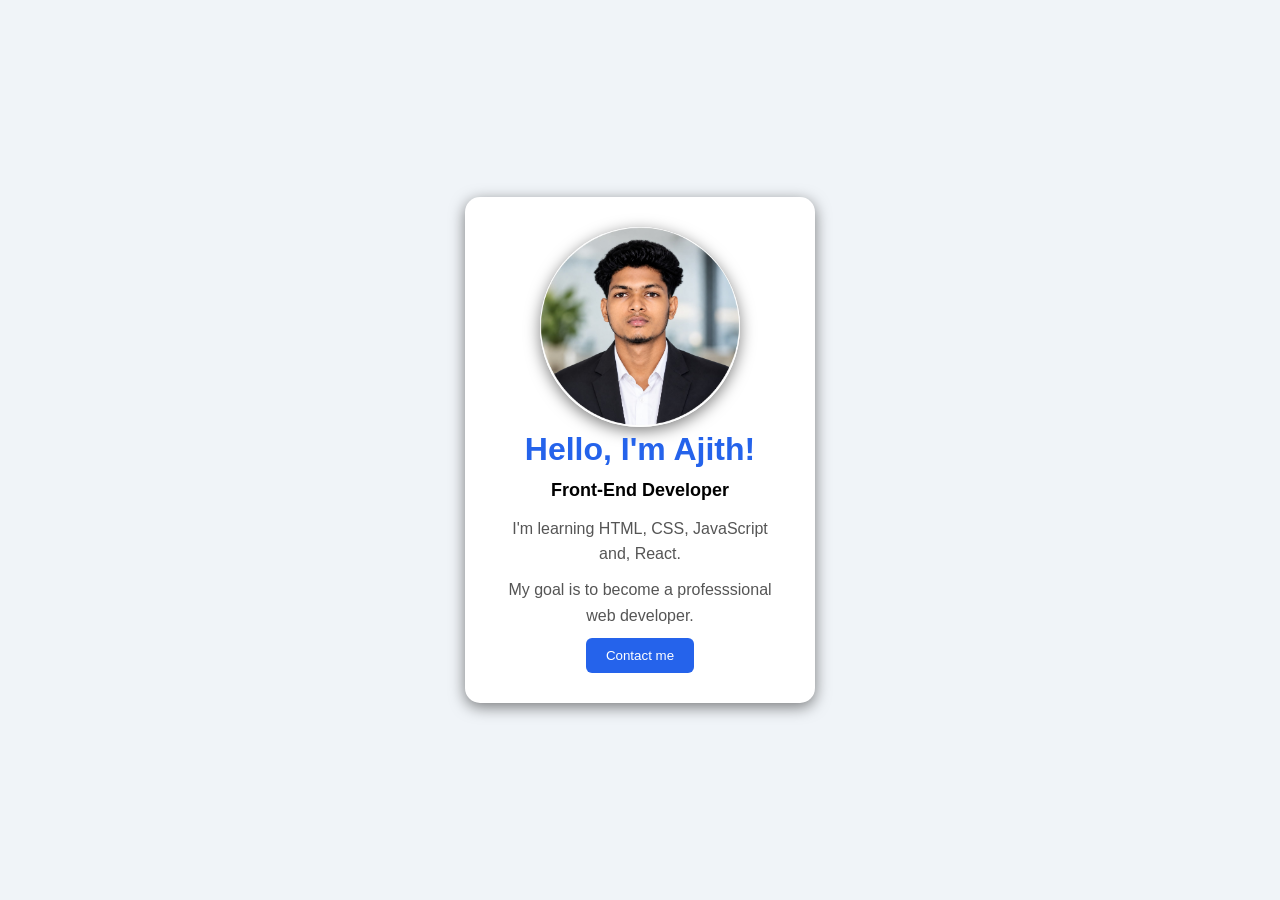
<file: 01 Personal Profile/index.html>
<!DOCTYPE html>
<html lang="en">
<head>
    <meta charset="UTF-8">
    <meta name="viewport" content="width=device-width, initial-scale=1.0">
    <title>Personal Profile</title>
    <link rel="stylesheet" href="style.css">
</head>
<body>
    <div class="profile-card">

        <img src="Profile.jpg" alt="">

        <h1>Hello, I'm Ajith!</h1>
        <h2>Front-End Developer</h2>
        <p>I'm learning HTML, CSS, JavaScript and, React.</p>
        <p>My goal is to become a professsional web developer.</p>
        <button>Contact me</button>
    </div>
</body>
</html>
</file>
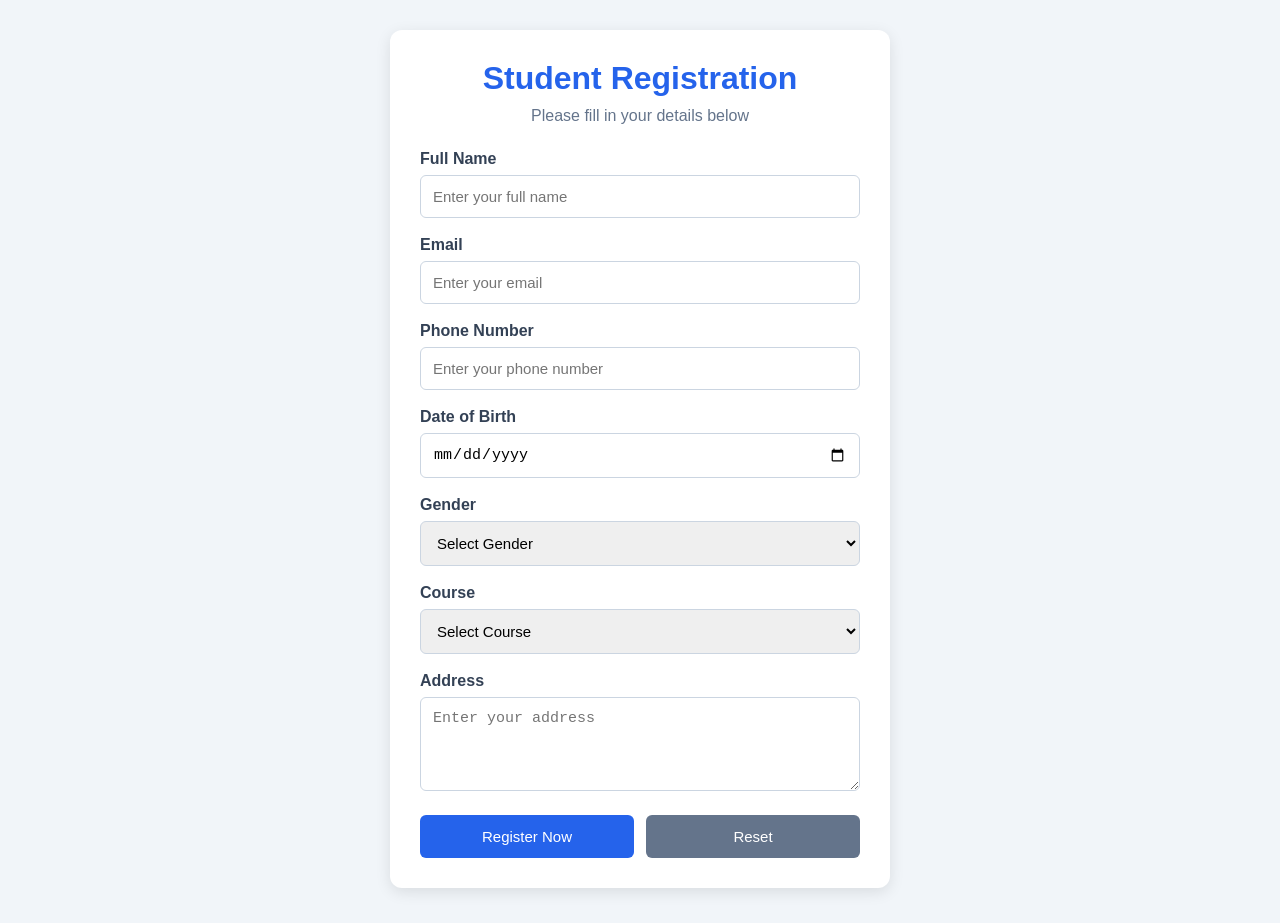
<file: 02 Student Registration Form/index.html>
<!DOCTYPE html>
<html lang="en">
<head>
    <meta charset="UTF-8">
    <meta name="viewport" content="width=
    , initial-scale=1.0">
    <title>Student Registration Form</title>
    <link rel="stylesheet" href="style.css">
</head>
<body>
    <div class="container">

        <h1>Student Registration</h1>
        <p class="subtitle">Please fill in your details below</p>

        <form action="">
            <div class="form-group">
                <label for="">Full Name</label>
                <input type="text" placeholder="Enter your full name" required>
            </div>
            <div class="form-group">
                <label for="">Email</label>
                <input type="email" placeholder="Enter your email" required>
            </div>
            <div class="form-group">
                <label for="">Phone Number</label>
                <input type="tel" placeholder="Enter your phone number" required>
            </div>
            <div class="form-group">
                <label for="">Date of Birth</label>
                <input type="date" required>
            </div>
            <div class="form-group">
                <label for="">Gender</label>
                <select name="" id="" required>
                    <option value="">Select Gender</option>
                    <option value="">Male</option>
                    <option value="">Female</option>
                    <option value="">Other</option>
                </select>
            </div>
            <div class="form-group">
                <label for="">Course</label>
                <select name="" id="" required>
                    <option value="">Select Course</option>
                    <option value="">BCA</option>
                    <option value="">B.Sc Computer Science</option>
                    <option value="">B.Com</option>
                    <option value="">BBA</option>
                </select>
            </div>
            <div class="form-group">
                <label for="">Address</label>
                <textarea rows="4" placeholder="Enter your address" required></textarea>
            </div>
            <div class="buttons">
                <button type="submit">Register Now</button>
                <button type="reset" class="reset-btn">Reset</button>
            </div>
        </form>
    </div>
</body>
</html>
</file>
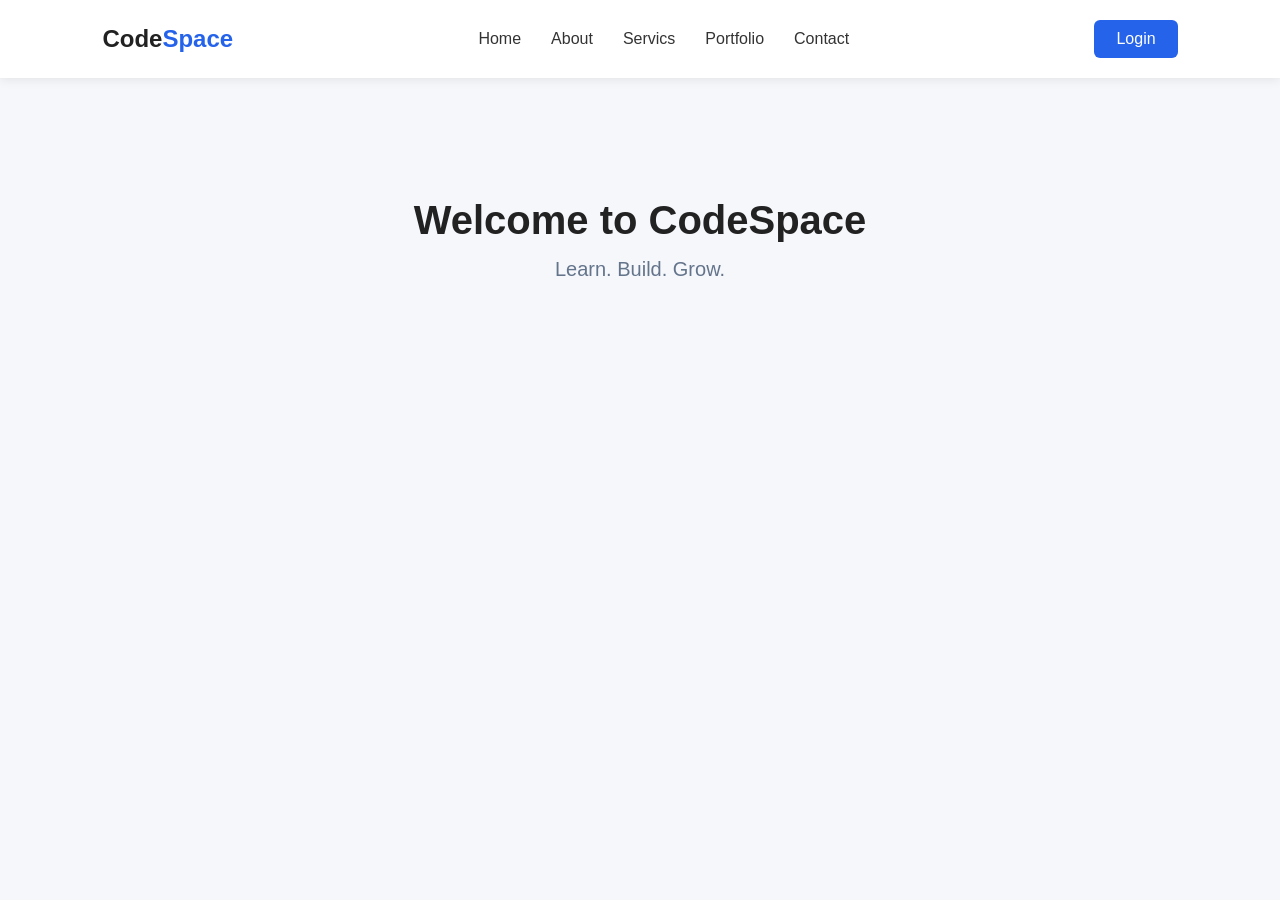
<file: 03 Navbar/index.html>
<!DOCTYPE html>
<html lang="en">
<head>
    <meta charset="UTF-8">
    <meta name="viewport" content="width=device-width, initial-scale=1.0">
    <title>Modern Navbar</title>
    <link rel="stylesheet" href="style.css">
</head>
<body>
    <nav class="navbar">
        <div class="logo">
            <h2>Code<span>Space</span></h2>
        </div>

        <ul class="nav-links">
            <li><a href="">Home</a></li>
            <li><a href="">About</a></li>
            <li><a href="">Servics</a></li>
            <li><a href="">Portfolio</a></li>
            <li><a href="">Contact</a></li>
        </ul>

        <a href="" class="login-btn">Login</a>
    </nav>

    <section class="hero">
        <h1>Welcome to CodeSpace</h1>
        <p>Learn. Build. Grow.</p>
    </section>
</body>
</html>
</file>
<file: 01 Personal Profile/style.css>
* {
    padding: 0%;
    margin: 0%;
    box-sizing: border-box;
}

body {
    font-family: Arial, sans-serif;
    display: flex;
    justify-content: center;
    align-items: center;
    background-color: #f0f4f8;
    min-height: 100vh;
}

.profile-card {
    background-color: #fff;
    width: 350px;
    padding: 30px;
    border-radius: 15px;
    text-align: center;
    box-shadow: 0 4px 15px rgba(0, 0, 0, 0.5);
}

h1 {
    color: #2563eb;
    margin-bottom: 12px;
}

h2 {
    font-size: 18px;
    margin-bottom: 15px;
}

p {
    color: #555;
    line-height: 1.6;
    margin-bottom: 10px;
}

button {
    background-color: #2563eb;
    color: #fff;
    border: none;
    padding: 10px 20px;
    border-radius: 6px;
    cursor: pointer;
}

button:hover{
    background-color: #1d4ed8;
}

img {
    border-radius: 50%;
    width: 200px;
    box-shadow: 0 4px 15px rgba(0, 0, 0, 0.5);
}
</file>
<file: 02 Student Registration Form/style.css>
* {
    padding: 0%;
    margin: 0%;
    box-sizing: border-box;
}

body {
    font-family: Arial, sans-serif;
    background: #f1f5f9;
    display: flex;
    justify-content: center;
    align-items: center;
    min-height: 100vh;
    padding: 30px 15px;
}

.container {
    background: white;
    width: 100%;
    max-width: 500px;
    padding: 30px;
    border-radius: 12px;
    box-shadow: 0 4px 15px rgba(0, 0, 0, 0.1);
}

h1 {
    text-align: center;
    color: #2563eb;
    margin-bottom: 10px;
}

.subtitle {
    text-align: center;
    margin-bottom: 25px;
    color: #64748b;
}

.form-group {
    margin-bottom: 18px;
}

label {
    display: block;
    margin-bottom: 7px;
    font-weight: bold;
    color: #334155;
}

input,
select,
textarea {
    width: 100%;
    padding: 12px;
    border: 1px solid #cbd5e1;
    border-radius: 6px;
    font-size: 15px;
    outline: none;
}

input:focus,
select:focus,
textarea:focus{
    border-color: #2563eb;
}

textarea {
    resize: vertical;
}

.buttons {
    display: flex;
    gap: 12px;
    margin-top: 20px;
}

button {
    flex: 1;
    padding: 13px;
    border: none;
    border-radius: 6px;
    background: #2563eb;
    color: white;
    font-size: 15px;
    cursor: pointer;
}

button:hover {
    background: #1d4edb;
}

.reset-btn {
    background: #64748b;
}

.reset-btn:hover{
    background: #475569;
}
</file>
<file: 03 Navbar/style.css>
* {
    padding: 0;
    margin: 0;
    box-sizing: border-box;
}

body {
    font-family: Arial, Helvetica, sans-serif;
    background: #f5f7fb;
}

.navbar {
    display: flex;
    justify-content: space-between;
    align-items: center;
    padding: 20px 8%;
    background: white;
    box-shadow: 0 2px 10px rgba(0, 0, 0, 0.08);
}

.logo h2{
    color: #222;
}

.logo span{
    color: #2563eb;
}

.nav-links{
    display: flex;
    gap: 30px;
    list-style: none;
}

.nav-links a{
    text-decoration: none;
    color: #333;
    font-size: 16px;
    transition: 0.3s;
}

.nav-links a:hover{
    color: #2563eb;
}

.login-btn{
    text-decoration: none;
    background: #2563eb;
    color: white;
    padding: 10px 22px;
    border-radius: 6px;
    transition: 0.3s;
}

.login-btn:hover{
    background: #1d4ed8;
}

.hero {
    text-align: center;
    padding: 120px 20px;

}


.hero h1{
    font-size: 40px;
    color: #222;
    margin-bottom: 15px;
}

.hero p {
    font-size: 20px;
    color: #64748b;
}

@media (max-width: 768px){
    .navbar{
        flex-direction: column;
        gap: 20px;
    }

    .nav-links {
        flex-wrap: wrap;
        justify-content: center;
        gap: 15px;
    }

    .hero h1{
        font-size: 28px;
    }
}
</file>
